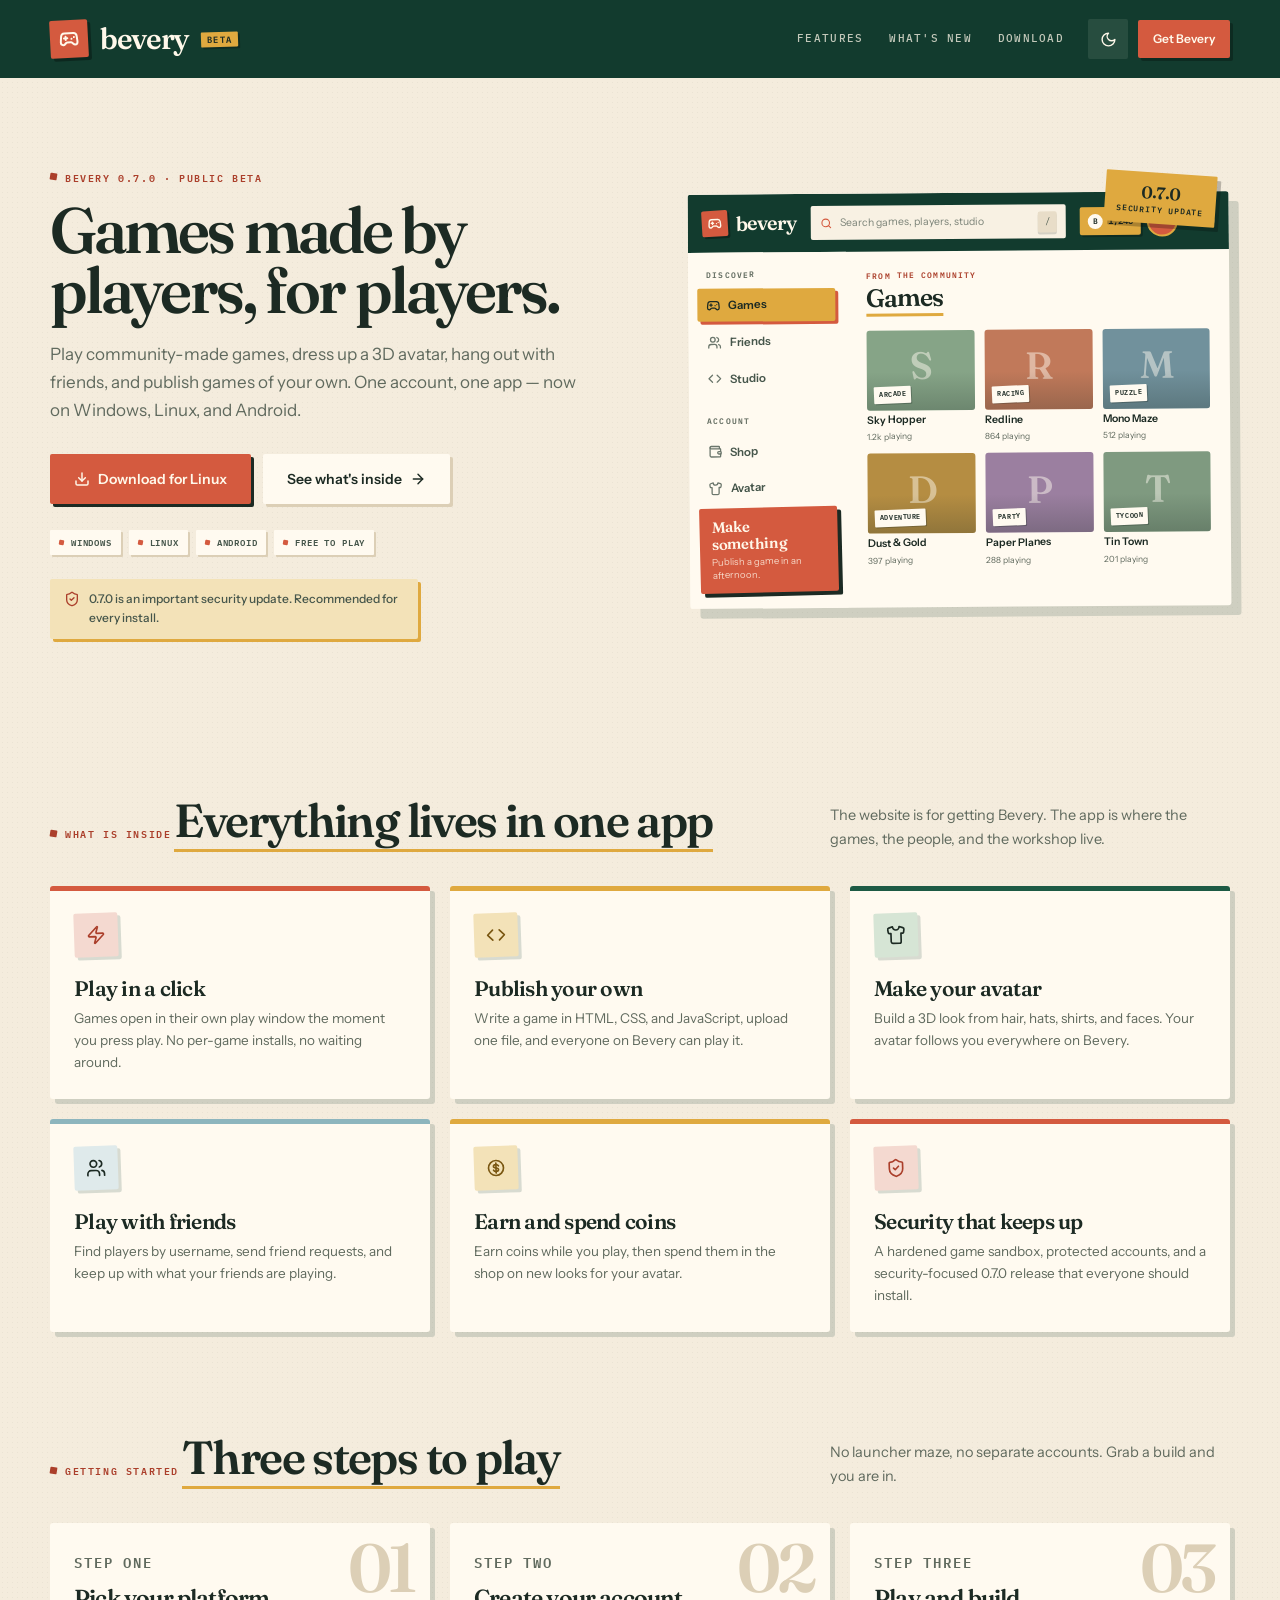
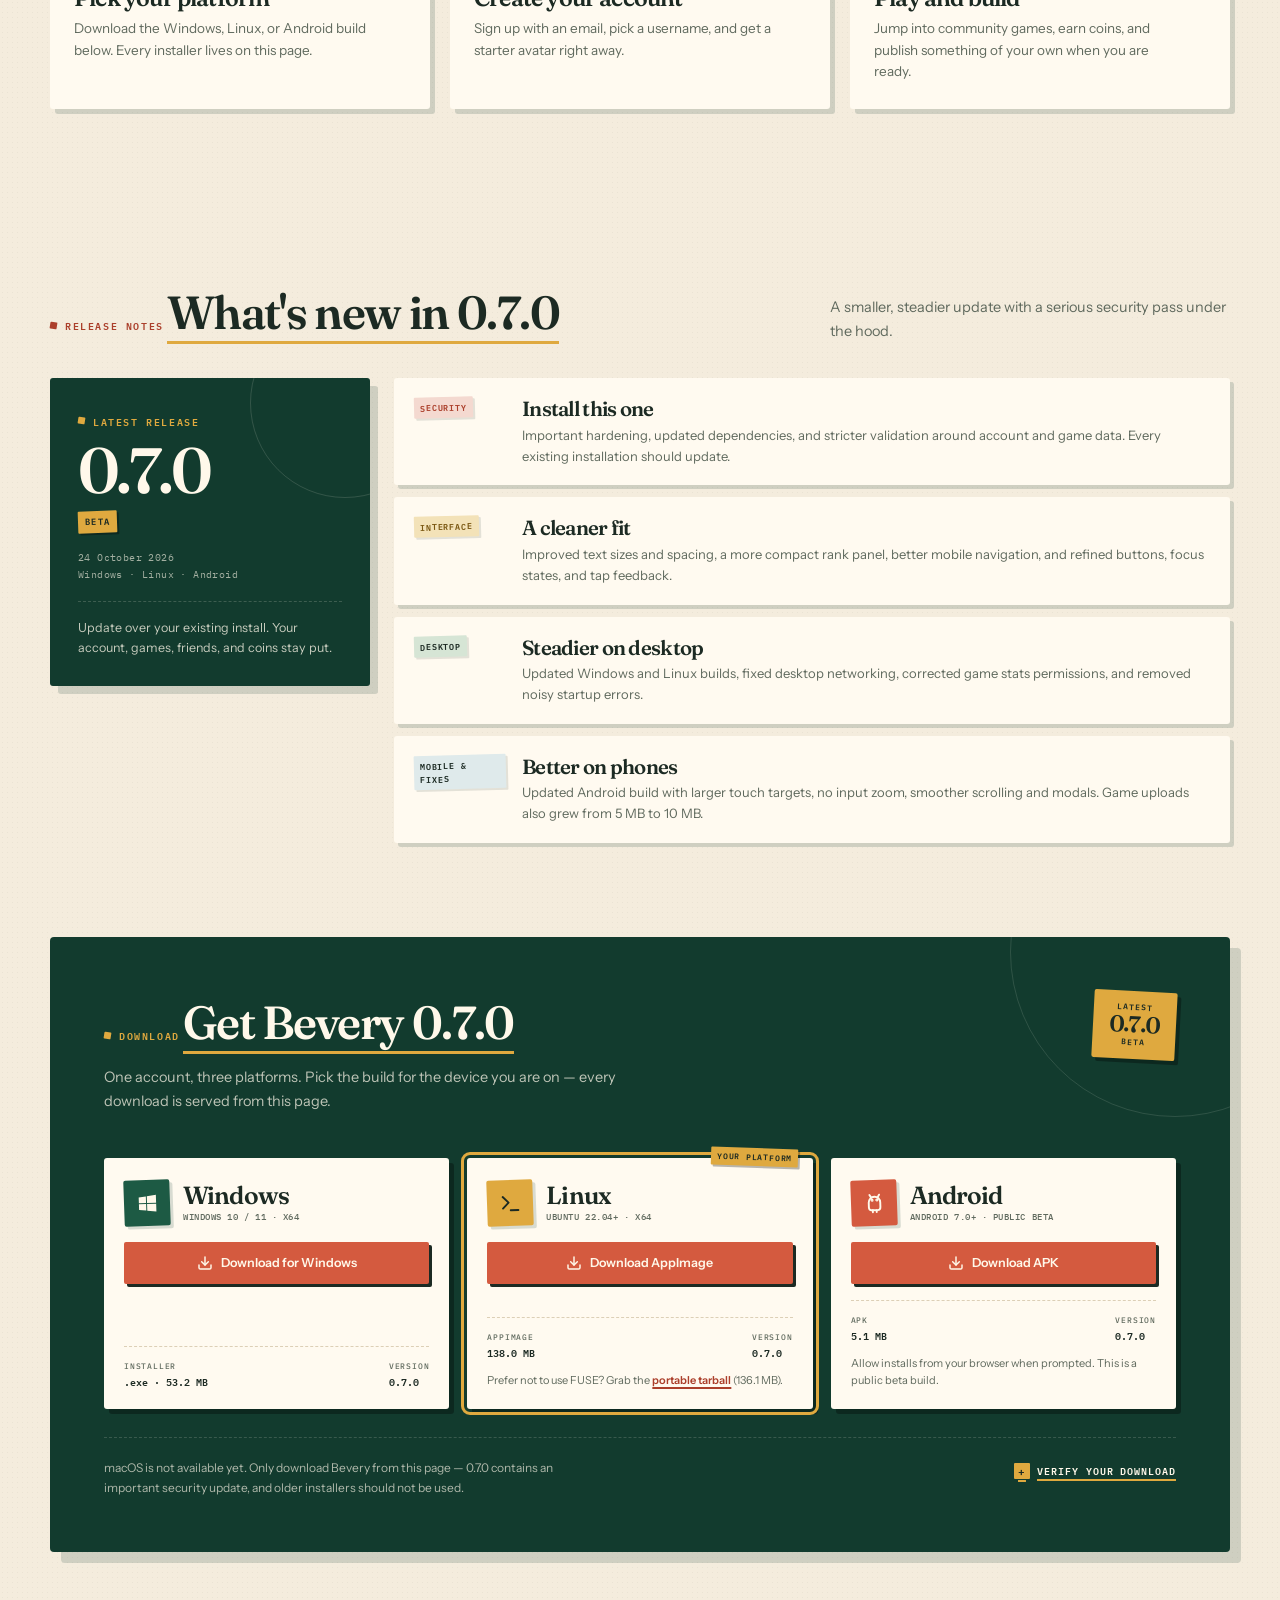
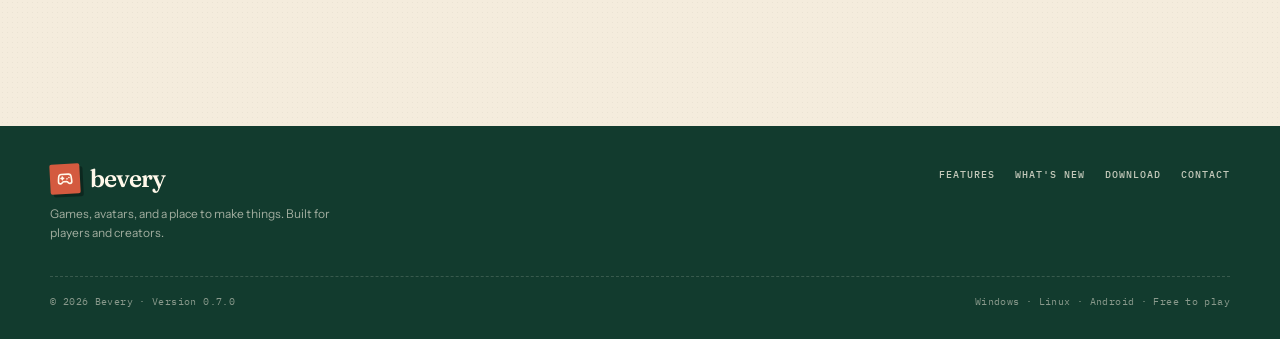
<file: index.html>
<!doctype html>
<html lang="en">
<head>
  <meta charset="utf-8" />
  <meta name="viewport" content="width=device-width, initial-scale=1" />
  <title>Bevery — Play and create</title>
  <meta name="description" content="Bevery is a place to play community games, build a 3D avatar, hang out with friends, and publish games of your own. Download 0.7.0 for Windows, Linux, or Android." />
  <meta name="theme-color" content="#123b2e" />
  <link rel="preconnect" href="https://fonts.googleapis.com" />
  <link rel="preconnect" href="https://fonts.gstatic.com" crossorigin />
  <!-- The same three typefaces the desktop and mobile app use. -->
  <link href="https://fonts.googleapis.com/css2?family=Fraunces:ital,opsz,wght@0,9..144,400..800;1,9..144,400..800&family=IBM+Plex+Mono:wght@400;500;600&family=Instrument+Sans:ital,wght@0,400..700;1,400..700&display=swap" rel="stylesheet" />
  <link rel="stylesheet" href="styles.css" />
  <link rel="icon" href="data:image/svg+xml,%3Csvg xmlns='http://www.w3.org/2000/svg' viewBox='0 0 24 24' fill='none' stroke='%23d45a3f' stroke-width='2.4' stroke-linecap='round' stroke-linejoin='round'%3E%3Cpath d='M6 11h4'/%3E%3Cpath d='M8 9v4'/%3E%3Cpath d='M15 12h.01'/%3E%3Cpath d='M18 10h.01'/%3E%3Cpath d='M17.32 5H6.68a4 4 0 0 0-3.978 3.59c-.006.052-.01.101-.017.152C2.604 9.416 2 14.456 2 16a3 3 0 0 0 3 3c1 0 1.5-.5 2-1l1.414-1.414A2 2 0 0 1 9.828 16h4.344a2 2 0 0 1 1.414.586L17 18c.5.5 1 1 2 1a3 3 0 0 0 3-3c0-1.545-.604-6.584-.685-7.258-.007-.05-.011-.1-.017-.152A4 4 0 0 0 17.32 5z'/%3E%3C/svg%3E" />
</head>
<body>

  <a class="skip-link" href="#main">Skip to content</a>

  <header class="site-header" id="siteHeader">
    <div class="container nav-row">
      <a class="brand" href="#top" aria-label="Bevery home">
        <span class="brand-mark" aria-hidden="true">
          <svg viewBox="0 0 24 24" fill="none" stroke="currentColor" stroke-width="2.4" stroke-linecap="round" stroke-linejoin="round">
            <path d="M6 11h4"/><path d="M8 9v4"/><path d="M15 12h.01"/><path d="M18 10h.01"/>
            <path d="M17.32 5H6.68a4 4 0 0 0-3.978 3.59c-.006.052-.01.101-.017.152C2.604 9.416 2 14.456 2 16a3 3 0 0 0 3 3c1 0 1.5-.5 2-1l1.414-1.414A2 2 0 0 1 9.828 16h4.344a2 2 0 0 1 1.414.586L17 18c.5.5 1 1 2 1a3 3 0 0 0 3-3c0-1.545-.604-6.584-.685-7.258-.007-.05-.011-.1-.017-.152A4 4 0 0 0 17.32 5z"/>
          </svg>
        </span>
        <span class="brand-word">bevery</span>
        <span class="brand-beta">beta</span>
      </a>
      <nav class="nav-links" aria-label="Main">
        <a href="#features">Features</a>
        <a href="#whats-new">What's new</a>
        <a href="#download">Download</a>
      </nav>
      <div class="nav-actions">
        <button class="theme-toggle" id="themeToggle" type="button" aria-label="Switch to dark theme" aria-pressed="false">
          <svg class="icon-moon" viewBox="0 0 24 24" fill="none" stroke="currentColor" stroke-width="2" stroke-linecap="round" stroke-linejoin="round" aria-hidden="true"><path d="M12 3a6 6 0 0 0 9 9 9 9 0 1 1-9-9Z"/></svg>
          <svg class="icon-sun" viewBox="0 0 24 24" fill="none" stroke="currentColor" stroke-width="2" stroke-linecap="round" stroke-linejoin="round" aria-hidden="true"><circle cx="12" cy="12" r="4"/><path d="M12 2v2"/><path d="M12 20v2"/><path d="m4.93 4.93 1.41 1.41"/><path d="m17.66 17.66 1.41 1.41"/><path d="M2 12h2"/><path d="M20 12h2"/><path d="m6.34 17.66-1.41 1.41"/><path d="m19.07 4.93-1.41 1.41"/></svg>
        </button>
        <a class="button button-coral nav-cta" href="#download">Get Bevery</a>
      </div>
    </div>
  </header>

  <main id="main">

    <section class="hero" id="top">
      <div class="container hero-grid">
        <div class="hero-copy">
          <p class="eyebrow">Bevery 0.7.0 · public beta</p>
          <h1>Games made by players, for players.</h1>
          <p class="lede">
            Play community-made games, dress up a 3D avatar, hang out with friends,
            and publish games of your own. One account, one app — now on Windows,
            Linux, and Android.
          </p>
          <div class="hero-actions">
            <a class="button button-coral button-lg" id="heroDownload" href="#download">
              <svg viewBox="0 0 24 24" fill="none" stroke="currentColor" stroke-width="2.2" stroke-linecap="round" stroke-linejoin="round" aria-hidden="true"><path d="M21 15v4a2 2 0 0 1-2 2H5a2 2 0 0 1-2-2v-4"/><polyline points="7 10 12 15 17 10"/><line x1="12" x2="12" y1="3" y2="15"/></svg>
              <span data-dl-label>Download Bevery</span>
            </a>
            <a class="button button-outline button-lg" href="#features">
              See what's inside
              <svg viewBox="0 0 24 24" fill="none" stroke="currentColor" stroke-width="2.2" stroke-linecap="round" stroke-linejoin="round" aria-hidden="true"><path d="M5 12h14"/><path d="m12 5 7 7-7 7"/></svg>
            </a>
          </div>
          <ul class="hero-meta" role="list">
            <li>Windows</li>
            <li>Linux</li>
            <li>Android</li>
            <li>Free to play</li>
          </ul>
          <p class="hero-security">
            <svg viewBox="0 0 24 24" fill="none" stroke="currentColor" stroke-width="2" stroke-linecap="round" stroke-linejoin="round" aria-hidden="true"><path d="M20 13c0 5-3.5 7.5-7.66 8.95a1 1 0 0 1-.67-.01C7.5 20.5 4 18 4 13V6a1 1 0 0 1 1-1c2 0 4.5-1.2 6.24-2.72a1.17 1.17 0 0 1 1.52 0C14.51 3.81 17 5 19 5a1 1 0 0 1 1 1z"/><path d="m9 12 2 2 4-4"/></svg>
            0.7.0 is an important security update. Recommended for every install.
          </p>
        </div>

        <div class="hero-shot" aria-hidden="true">
          <span class="hero-sticker"><strong>0.7.0</strong>security update</span>
          <div class="app-window">
            <div class="win-top">
              <span class="win-brand">
                <span class="win-mark">
                  <svg viewBox="0 0 24 24" fill="none" stroke="currentColor" stroke-width="2.4" stroke-linecap="round" stroke-linejoin="round"><path d="M6 11h4"/><path d="M8 9v4"/><path d="M15 12h.01"/><path d="M18 10h.01"/><path d="M17.32 5H6.68a4 4 0 0 0-3.978 3.59c-.006.052-.01.101-.017.152C2.604 9.416 2 14.456 2 16a3 3 0 0 0 3 3c1 0 1.5-.5 2-1l1.414-1.414A2 2 0 0 1 9.828 16h4.344a2 2 0 0 1 1.414.586L17 18c.5.5 1 1 2 1a3 3 0 0 0 3-3c0-1.545-.604-6.584-.685-7.258-.007-.05-.011-.1-.017-.152A4 4 0 0 0 17.32 5z"/></svg>
                </span>
                bevery
              </span>
              <span class="win-search">
                <svg viewBox="0 0 24 24" fill="none" stroke="currentColor" stroke-width="2" stroke-linecap="round" stroke-linejoin="round"><circle cx="11" cy="11" r="7"/><path d="m20 20-3.5-3.5"/></svg>
                Search games, players, studio
                <kbd>/</kbd>
              </span>
              <span class="win-actions">
                <span class="win-coin"><i>B</i> 1,240</span>
                <span class="win-avatar">M</span>
                <span class="win-controls"><i></i><i></i><i></i></span>
              </span>
            </div>
            <div class="win-body">
              <div class="win-sidebar">
                <p class="win-label">Discover</p>
                <span class="win-item is-active">
                  <svg viewBox="0 0 24 24" fill="none" stroke="currentColor" stroke-width="2.2" stroke-linecap="round" stroke-linejoin="round"><path d="M6 11h4"/><path d="M8 9v4"/><path d="M15 12h.01"/><path d="M18 10h.01"/><path d="M17.32 5H6.68a4 4 0 0 0-3.978 3.59c-.006.052-.01.101-.017.152C2.604 9.416 2 14.456 2 16a3 3 0 0 0 3 3c1 0 1.5-.5 2-1l1.414-1.414A2 2 0 0 1 9.828 16h4.344a2 2 0 0 1 1.414.586L17 18c.5.5 1 1 2 1a3 3 0 0 0 3-3c0-1.545-.604-6.584-.685-7.258-.007-.05-.011-.1-.017-.152A4 4 0 0 0 17.32 5z"/></svg>
                  Games
                </span>
                <span class="win-item">
                  <svg viewBox="0 0 24 24" fill="none" stroke="currentColor" stroke-width="2.2" stroke-linecap="round" stroke-linejoin="round"><path d="M16 21v-2a4 4 0 0 0-4-4H6a4 4 0 0 0-4 4v2"/><circle cx="9" cy="7" r="4"/><path d="M22 21v-2a4 4 0 0 0-3-3.87"/><path d="M16 3.13a4 4 0 0 1 0 7.75"/></svg>
                  Friends
                </span>
                <span class="win-item">
                  <svg viewBox="0 0 24 24" fill="none" stroke="currentColor" stroke-width="2.2" stroke-linecap="round" stroke-linejoin="round"><polyline points="16 18 22 12 16 6"/><polyline points="8 6 2 12 8 18"/></svg>
                  Studio
                </span>
                <p class="win-label win-label-gap">Account</p>
                <span class="win-item">
                  <svg viewBox="0 0 24 24" fill="none" stroke="currentColor" stroke-width="2.2" stroke-linecap="round" stroke-linejoin="round"><path d="M19 7V4a1 1 0 0 0-1-1H5a2 2 0 0 0 0 4h15a1 1 0 0 1 1 1v4h-3a2 2 0 0 0 0 4h3a1 1 0 0 0 1-1v-2a1 1 0 0 0-1-1"/><path d="M3 5v14a2 2 0 0 0 2 2h15a1 1 0 0 0 1-1v-4"/></svg>
                  Shop
                </span>
                <span class="win-item">
                  <svg viewBox="0 0 24 24" fill="none" stroke="currentColor" stroke-width="2.2" stroke-linecap="round" stroke-linejoin="round"><path d="M20.38 3.46 16 2a4 4 0 0 1-8 0L3.62 3.46a2 2 0 0 0-1.34 2.23l.58 3.47a1 1 0 0 0 .99.84H6v10c0 1.1.9 2 2 2h8a2 2 0 0 0 2-2V10h2.15a1 1 0 0 0 .99-.84l.58-3.47a2 2 0 0 0-1.34-2.23z"/></svg>
                  Avatar
                </span>
                <div class="win-promo">
                  <strong>Make something</strong>
                  <span>Publish a game in an afternoon.</span>
                </div>
              </div>
              <div class="win-main">
                <div class="win-heading">
                  <span class="win-eyebrow">From the community</span>
                  <strong>Games</strong>
                </div>
                <div class="win-grid">
                  <div class="win-card">
                    <div class="win-cover cover-0"><span class="win-letter">S</span><span class="win-tag">Arcade</span><span class="win-play">Play</span></div>
                    <strong>Sky Hopper</strong>
                    <span>1.2k playing</span>
                  </div>
                  <div class="win-card">
                    <div class="win-cover cover-1"><span class="win-letter">R</span><span class="win-tag">Racing</span><span class="win-play">Play</span></div>
                    <strong>Redline</strong>
                    <span>864 playing</span>
                  </div>
                  <div class="win-card">
                    <div class="win-cover cover-2"><span class="win-letter">M</span><span class="win-tag">Puzzle</span><span class="win-play">Play</span></div>
                    <strong>Mono Maze</strong>
                    <span>512 playing</span>
                  </div>
                  <div class="win-card">
                    <div class="win-cover cover-3"><span class="win-letter">D</span><span class="win-tag">Adventure</span><span class="win-play">Play</span></div>
                    <strong>Dust &amp; Gold</strong>
                    <span>397 playing</span>
                  </div>
                  <div class="win-card">
                    <div class="win-cover cover-4"><span class="win-letter">P</span><span class="win-tag">Party</span><span class="win-play">Play</span></div>
                    <strong>Paper Planes</strong>
                    <span>288 playing</span>
                  </div>
                  <div class="win-card">
                    <div class="win-cover cover-5"><span class="win-letter">T</span><span class="win-tag">Tycoon</span><span class="win-play">Play</span></div>
                    <strong>Tin Town</strong>
                    <span>201 playing</span>
                  </div>
                </div>
              </div>
            </div>
          </div>
        </div>
      </div>
    </section>

    <section class="section features" id="features">
      <div class="container">
        <div class="section-heading">
          <div>
            <p class="eyebrow">What is inside</p>
            <h2>Everything lives in one app</h2>
          </div>
          <p class="section-copy">
            The website is for getting Bevery. The app is where the games,
            the people, and the workshop live.
          </p>
        </div>
        <div class="features-grid">
          <article class="feature accent-coral">
            <span class="feature-icon">
              <svg viewBox="0 0 24 24" fill="none" stroke="currentColor" stroke-width="2" stroke-linecap="round" stroke-linejoin="round"><path d="M4 14a1 1 0 0 1-.78-1.63l9.9-10.2a.5.5 0 0 1 .86.46l-1.92 6.02A1 1 0 0 0 13 10h7a1 1 0 0 1 .78 1.63l-9.9 10.2a.5.5 0 0 1-.86-.46l1.92-6.02A1 1 0 0 0 11 14z"/></svg>
            </span>
            <h3>Play in a click</h3>
            <p>Games open in their own play window the moment you press play. No per-game installs, no waiting around.</p>
          </article>
          <article class="feature accent-gold">
            <span class="feature-icon">
              <svg viewBox="0 0 24 24" fill="none" stroke="currentColor" stroke-width="2" stroke-linecap="round" stroke-linejoin="round"><polyline points="16 18 22 12 16 6"/><polyline points="8 6 2 12 8 18"/></svg>
            </span>
            <h3>Publish your own</h3>
            <p>Write a game in HTML, CSS, and JavaScript, upload one file, and everyone on Bevery can play it.</p>
          </article>
          <article class="feature accent-pine">
            <span class="feature-icon">
              <svg viewBox="0 0 24 24" fill="none" stroke="currentColor" stroke-width="2" stroke-linecap="round" stroke-linejoin="round"><path d="M20.38 3.46 16 2a4 4 0 0 1-8 0L3.62 3.46a2 2 0 0 0-1.34 2.23l.58 3.47a1 1 0 0 0 .99.84H6v10c0 1.1.9 2 2 2h8a2 2 0 0 0 2-2V10h2.15a1 1 0 0 0 .99-.84l.58-3.47a2 2 0 0 0-1.34-2.23z"/></svg>
            </span>
            <h3>Make your avatar</h3>
            <p>Build a 3D look from hair, hats, shirts, and faces. Your avatar follows you everywhere on Bevery.</p>
          </article>
          <article class="feature accent-sky">
            <span class="feature-icon">
              <svg viewBox="0 0 24 24" fill="none" stroke="currentColor" stroke-width="2" stroke-linecap="round" stroke-linejoin="round"><path d="M16 21v-2a4 4 0 0 0-4-4H6a4 4 0 0 0-4 4v2"/><circle cx="9" cy="7" r="4"/><path d="M22 21v-2a4 4 0 0 0-3-3.87"/><path d="M16 3.13a4 4 0 0 1 0 7.75"/></svg>
            </span>
            <h3>Play with friends</h3>
            <p>Find players by username, send friend requests, and keep up with what your friends are playing.</p>
          </article>
          <article class="feature accent-gold">
            <span class="feature-icon">
              <svg viewBox="0 0 24 24" fill="none" stroke="currentColor" stroke-width="2" stroke-linecap="round" stroke-linejoin="round"><circle cx="12" cy="12" r="9"/><path d="M15 9.5a3.5 3.5 0 0 0-3-1.5c-1.7 0-3 1-3 2s1 1.7 3 2 3 1 3 2-1.3 2-3 2a3.5 3.5 0 0 1-3-1.5"/><path d="M12 6v12"/></svg>
            </span>
            <h3>Earn and spend coins</h3>
            <p>Earn coins while you play, then spend them in the shop on new looks for your avatar.</p>
          </article>
          <article class="feature accent-coral">
            <span class="feature-icon">
              <svg viewBox="0 0 24 24" fill="none" stroke="currentColor" stroke-width="2" stroke-linecap="round" stroke-linejoin="round"><path d="M20 13c0 5-3.5 7.5-7.66 8.95a1 1 0 0 1-.67-.01C7.5 20.5 4 18 4 13V6a1 1 0 0 1 1-1c2 0 4.5-1.2 6.24-2.72a1.17 1.17 0 0 1 1.52 0C14.51 3.81 17 5 19 5a1 1 0 0 1 1 1z"/><path d="m9 12 2 2 4-4"/></svg>
            </span>
            <h3>Security that keeps up</h3>
            <p>A hardened game sandbox, protected accounts, and a security-focused 0.7.0 release that everyone should install.</p>
          </article>
        </div>
      </div>
    </section>

    <section class="section steps">
      <div class="container">
        <div class="section-heading">
          <div>
            <p class="eyebrow">Getting started</p>
            <h2>Three steps to play</h2>
          </div>
          <p class="section-copy">No launcher maze, no separate accounts. Grab a build and you are in.</p>
        </div>
        <div class="steps-grid">
          <div class="step">
            <span class="step-num" aria-hidden="true">01</span>
            <p class="step-label">Step one</p>
            <h3>Pick your platform</h3>
            <p>Download the Windows, Linux, or Android build below. Every installer lives on this page.</p>
          </div>
          <div class="step">
            <span class="step-num" aria-hidden="true">02</span>
            <p class="step-label">Step two</p>
            <h3>Create your account</h3>
            <p>Sign up with an email, pick a username, and get a starter avatar right away.</p>
          </div>
          <div class="step">
            <span class="step-num" aria-hidden="true">03</span>
            <p class="step-label">Step three</p>
            <h3>Play and build</h3>
            <p>Jump into community games, earn coins, and publish something of your own when you are ready.</p>
          </div>
        </div>
      </div>
    </section>

    <section class="section whats-new" id="whats-new">
      <div class="container">
        <div class="section-heading">
          <div>
            <p class="eyebrow">Release notes</p>
            <h2>What's new in 0.7.0</h2>
          </div>
          <p class="section-copy">A smaller, steadier update with a serious security pass under the hood.</p>
        </div>
        <div class="news-grid">
          <aside class="release-card">
            <p class="eyebrow">Latest release</p>
            <p class="release-version">0.7.0</p>
            <span class="release-status">Beta</span>
            <p class="release-date">24 October 2026<br />Windows · Linux · Android</p>
            <p class="release-note">Update over your existing install. Your account, games, friends, and coins stay put.</p>
          </aside>
          <div class="notes">
            <article class="note">
              <span class="note-tag tag-coral">Security</span>
              <div>
                <h3>Install this one</h3>
                <p>Important hardening, updated dependencies, and stricter validation around account and game data. Every existing installation should update.</p>
              </div>
            </article>
            <article class="note">
              <span class="note-tag tag-gold">Interface</span>
              <div>
                <h3>A cleaner fit</h3>
                <p>Improved text sizes and spacing, a more compact rank panel, better mobile navigation, and refined buttons, focus states, and tap feedback.</p>
              </div>
            </article>
            <article class="note">
              <span class="note-tag tag-pine">Desktop</span>
              <div>
                <h3>Steadier on desktop</h3>
                <p>Updated Windows and Linux builds, fixed desktop networking, corrected game stats permissions, and removed noisy startup errors.</p>
              </div>
            </article>
            <article class="note">
              <span class="note-tag tag-sky">Mobile &amp; fixes</span>
              <div>
                <h3>Better on phones</h3>
                <p>Updated Android build with larger touch targets, no input zoom, smoother scrolling and modals. Game uploads also grew from 5 MB to 10 MB.</p>
              </div>
            </article>
          </div>
        </div>
      </div>
    </section>

    <section class="section download" id="download">
      <div class="container">
        <div class="download-panel">
          <div class="download-head">
            <div>
              <p class="eyebrow">Download</p>
              <h2>Get Bevery 0.7.0</h2>
              <p>One account, three platforms. Pick the build for the device you are on — every download is served from this page.</p>
            </div>
            <span class="release-stamp">Latest<strong>0.7.0</strong>beta</span>
          </div>

          <div class="platform-grid">
            <article class="platform-card" data-platform="windows" aria-labelledby="platform-windows">
              <span class="platform-badge" data-rec hidden>Your platform</span>
              <div class="platform-head">
                <span class="platform-icon icon-win" aria-hidden="true">
                  <svg viewBox="0 0 24 24" fill="currentColor"><path d="M3 5.5 10.5 4.6v6.9H3zM11.5 4.5 21 3.2v8.3h-9.5zM3 12.5h7.5v6.9L3 18.5zM11.5 12.5H21v8.3l-9.5-1.3z"/></svg>
                </span>
                <div>
                  <h3 id="platform-windows">Windows</h3>
                  <p>Windows 10 / 11 · x64</p>
                </div>
              </div>
              <a class="button button-coral platform-download" href="downloads/Bevery_0.7.0_x64-setup.exe" download>
                <svg viewBox="0 0 24 24" fill="none" stroke="currentColor" stroke-width="2.2" stroke-linecap="round" stroke-linejoin="round" aria-hidden="true"><path d="M21 15v4a2 2 0 0 1-2 2H5a2 2 0 0 1-2-2v-4"/><polyline points="7 10 12 15 17 10"/><line x1="12" x2="12" y1="3" y2="15"/></svg>
                Download for Windows
              </a>
              <div class="platform-meta">
                <span><em>Installer</em><strong>.exe · 53.2 MB</strong></span>
                <span><em>Version</em><strong>0.7.0</strong></span>
              </div>
            </article>

            <article class="platform-card" data-platform="linux" aria-labelledby="platform-linux">
              <span class="platform-badge" data-rec hidden>Your platform</span>
              <div class="platform-head">
                <span class="platform-icon icon-linux" aria-hidden="true">
                  <svg viewBox="0 0 24 24" fill="none" stroke="currentColor" stroke-width="2" stroke-linecap="round" stroke-linejoin="round"><polyline points="4 17 10 11 4 5"/><line x1="12" x2="20" y1="19" y2="19"/></svg>
                </span>
                <div>
                  <h3 id="platform-linux">Linux</h3>
                  <p>Ubuntu 22.04+ · x64</p>
                </div>
              </div>
              <a class="button button-coral platform-download" href="downloads/Bevery-0.7.0-x86_64.AppImage" download>
                <svg viewBox="0 0 24 24" fill="none" stroke="currentColor" stroke-width="2.2" stroke-linecap="round" stroke-linejoin="round" aria-hidden="true"><path d="M21 15v4a2 2 0 0 1-2 2H5a2 2 0 0 1-2-2v-4"/><polyline points="7 10 12 15 17 10"/><line x1="12" x2="12" y1="3" y2="15"/></svg>
                Download AppImage
              </a>
              <div class="platform-meta">
                <span><em>AppImage</em><strong>138.0 MB</strong></span>
                <span><em>Version</em><strong>0.7.0</strong></span>
              </div>
              <p class="platform-extra">
                Prefer not to use FUSE? Grab the <a href="downloads/Bevery-0.7.0-linux-x64.tar.gz" download>portable tarball</a> (136.1 MB).
              </p>
            </article>

            <article class="platform-card" data-platform="android" aria-labelledby="platform-android">
              <span class="platform-badge" data-rec hidden>Your platform</span>
              <div class="platform-head">
                <span class="platform-icon icon-android" aria-hidden="true">
                  <svg viewBox="0 0 24 24" fill="none" stroke="currentColor" stroke-width="2" stroke-linecap="round" stroke-linejoin="round"><path d="M6 11a6 6 0 0 1 12 0v5a3 3 0 0 1-3 3H9a3 3 0 0 1-3-3z"/><path d="m8.5 5.5-1.5-2.5"/><path d="m15.5 5.5 1.5-2.5"/><circle cx="9.5" cy="8.5" r=".6" fill="currentColor"/><circle cx="14.5" cy="8.5" r=".6" fill="currentColor"/><path d="M10 19v2"/><path d="M14 19v2"/></svg>
                </span>
                <div>
                  <h3 id="platform-android">Android</h3>
                  <p>Android 7.0+ · public beta</p>
                </div>
              </div>
              <a class="button button-coral platform-download" href="downloads/bevery-mobile-public-beta.apk" download>
                <svg viewBox="0 0 24 24" fill="none" stroke="currentColor" stroke-width="2.2" stroke-linecap="round" stroke-linejoin="round" aria-hidden="true"><path d="M21 15v4a2 2 0 0 1-2 2H5a2 2 0 0 1-2-2v-4"/><polyline points="7 10 12 15 17 10"/><line x1="12" x2="12" y1="3" y2="15"/></svg>
                Download APK
              </a>
              <div class="platform-meta">
                <span><em>APK</em><strong>5.1 MB</strong></span>
                <span><em>Version</em><strong>0.7.0</strong></span>
              </div>
              <p class="platform-extra">Allow installs from your browser when prompted. This is a public beta build.</p>
            </article>
          </div>

          <div class="download-foot">
            <p class="download-note">
              macOS is not available yet. Only download Bevery from this page — 0.7.0 contains an
              important security update, and older installers should not be used.
            </p>
            <details class="checksums">
              <summary>Verify your download</summary>
              <div class="checksum-list">
                <span class="checksum"><strong>Bevery_0.7.0_x64-setup.exe</strong><code>EFDA91F789141D337A2AA6CB390025E4254977D61EA9EC3F38608DA54938A695</code></span>
                <span class="checksum"><strong>Bevery-0.7.0-x86_64.AppImage</strong><code>96A7D58074269481C6F9B7E867C27C85CC3D6DD7F00B9285FA982DA046EDE8FE</code></span>
                <span class="checksum"><strong>Bevery-0.7.0-linux-x64.tar.gz</strong><code>E74462CFDAA35052F7A29CE185EA4815859651B95FF526DD1BFBCDD6F37C4457</code></span>
                <span class="checksum"><strong>bevery-mobile-public-beta.apk</strong><code>D2E6F9978A5A8138B091AB24B38CF5315298A16C24E1D53759C7892D5FACE965</code></span>
              </div>
            </details>
          </div>
        </div>
      </div>
    </section>

  </main>

  <footer class="site-footer">
    <div class="container footer-row">
      <div>
        <a class="footer-brand" href="#top">
          <span class="brand-mark" aria-hidden="true">
            <svg viewBox="0 0 24 24" fill="none" stroke="currentColor" stroke-width="2.4" stroke-linecap="round" stroke-linejoin="round">
              <path d="M6 11h4"/><path d="M8 9v4"/><path d="M15 12h.01"/><path d="M18 10h.01"/>
              <path d="M17.32 5H6.68a4 4 0 0 0-3.978 3.59c-.006.052-.01.101-.017.152C2.604 9.416 2 14.456 2 16a3 3 0 0 0 3 3c1 0 1.5-.5 2-1l1.414-1.414A2 2 0 0 1 9.828 16h4.344a2 2 0 0 1 1.414.586L17 18c.5.5 1 1 2 1a3 3 0 0 0 3-3c0-1.545-.604-6.584-.685-7.258-.007-.05-.011-.1-.017-.152A4 4 0 0 0 17.32 5z"/>
            </svg>
          </span>
          bevery
        </a>
        <p class="footer-tagline">Games, avatars, and a place to make things. Built for players and creators.</p>
      </div>
      <nav class="footer-links" aria-label="Footer">
        <a href="#features">Features</a>
        <a href="#whats-new">What's new</a>
        <a href="#download">Download</a>
        <a href="mailto:hey@bevery.app">Contact</a>
      </nav>
      <div class="footer-bottom">
        <span>&copy; <span id="year">2026</span> Bevery · Version 0.7.0</span>
        <span>Windows · Linux · Android · Free to play</span>
      </div>
    </div>
  </footer>

  <script src="script.js"></script>
</body>
</html>
</file>
<file: styles.css>
/* ==========================================================================
   BEVERY — FIELD NOTES
   The website now speaks the same language as the app: warm stock paper,
   forest ink, persimmon and marigold, flat colour, hard shadows, square-ish
   corners, Fraunces display type, Instrument Sans for UI, Plex Mono for notes.
   ========================================================================== */

:root {
  color-scheme: light;

  --font-display: 'Fraunces', Georgia, 'Times New Roman', serif;
  --font-ui: 'Instrument Sans', 'Segoe UI', sans-serif;
  --font-mono: 'IBM Plex Mono', ui-monospace, Consolas, monospace;

  --paper: #f4ecdd;
  --paper-2: #e8ddc8;
  --paper-3: #dccfb6;
  --surface: #fffaf0;
  --surface-2: #eee4d1;
  --ink: #1c2a23;
  --ink-soft: #46564b;
  --muted: #606a5e;
  --on-dark: #fff8ea;
  --on-coral: #fff8ea;
  --grain: rgba(28, 42, 35, 0.045);

  --pine: #1d5a44;
  --pine-deep: #123b2e;
  --pine-soft: #d6e5d5;
  --coral: #d45a3f;
  --coral-deep: #ab3f2b;
  --coral-soft: #f4d9d0;
  --coral-text: #ab3f2b;
  --gold: #dfa93f;
  --gold-deep: #a97a1e;
  --gold-soft: #f3e2b8;
  --gold-ink: #7a5712;
  --sky: #8db5bd;
  --sky-soft: #dfeaeb;

  --shadow-color: rgba(18, 59, 46, 0.16);
  --container: 1180px;
}

html[data-theme='dark'] {
  color-scheme: dark;

  --paper: #111915;
  --paper-2: #0b120e;
  --paper-3: #26352c;
  --surface: #1a251f;
  --surface-2: #243129;
  --ink: #f1eadb;
  --ink-soft: #c5d0c3;
  --muted: #94a397;
  --on-dark: #fff8ea;
  --on-coral: #1c2a23;
  --grain: rgba(241, 234, 219, 0.035);

  --pine: #2d6a51;
  --pine-deep: #0b130f;
  --pine-soft: #2a4638;
  --coral: #ec7454;
  --coral-deep: #f09277;
  --coral-soft: #432b24;
  --coral-text: #f09277;
  --gold: #e8bb58;
  --gold-deep: #f0cb7d;
  --gold-soft: #3c3320;
  --gold-ink: #f0cb7d;
  --sky: #86aeb6;
  --sky-soft: #253b3e;

  --shadow-color: rgba(0, 0, 0, 0.38);
}

*,
*::before,
*::after { box-sizing: border-box; }

html {
  scroll-behavior: smooth;
  background: var(--paper);
}

body {
  margin: 0;
  min-height: 100vh;
  color: var(--ink);
  background-color: var(--paper);
  background-image: radial-gradient(var(--grain) 0.65px, transparent 0.8px);
  background-size: 5px 5px;
  font-family: var(--font-ui);
  font-size: 16px;
  line-height: 1.5;
  font-synthesis: none;
  text-rendering: optimizeLegibility;
  -webkit-font-smoothing: antialiased;
}

img, svg { display: block; }
a { color: inherit; text-decoration: none; }
h1, h2, h3, p, ul, figure { margin: 0; }
ul { padding: 0; list-style: none; }
button { font: inherit; color: inherit; }
code, kbd { font-family: var(--font-mono); }

::selection { background: var(--gold); color: #17241e; }

a:focus-visible,
button:focus-visible,
summary:focus-visible {
  outline: 2px solid var(--coral);
  outline-offset: 3px;
}

section[id] { scroll-margin-top: 96px; }

.container {
  width: min(var(--container), calc(100% - 48px));
  margin: 0 auto;
}

.skip-link {
  position: absolute;
  top: -64px;
  left: 16px;
  z-index: 100;
  padding: 10px 14px;
  border-radius: 2px;
  background: var(--gold);
  color: #1c2a23;
  font-family: var(--font-mono);
  font-size: 11px;
  font-weight: 600;
  letter-spacing: 0.08em;
  text-transform: uppercase;
  box-shadow: 3px 3px 0 var(--ink);
  transition: top 0.15s ease;
}
.skip-link:focus { top: 12px; }

/* ---------- type ---------- */

h1, h2, h3 {
  font-family: var(--font-display);
  font-weight: 600;
  letter-spacing: -0.035em;
}

h1 {
  font-size: clamp(2.7rem, 5.2vw, 4rem);
  line-height: 0.94;
  letter-spacing: -0.045em;
}

h2 {
  font-size: clamp(2rem, 3.8vw, 2.9rem);
  line-height: 1.02;
}

.eyebrow {
  display: inline-flex;
  align-items: center;
  gap: 8px;
  color: var(--coral-text);
  font-family: var(--font-mono);
  font-size: 10px;
  font-weight: 600;
  letter-spacing: 0.16em;
  line-height: 1.4;
  text-transform: uppercase;
}
.eyebrow::before {
  width: 7px;
  height: 7px;
  flex: 0 0 auto;
  border-radius: 1px;
  background: currentColor;
  transform: rotate(9deg);
  content: '';
}

/* ---------- buttons ---------- */

.button {
  display: inline-flex;
  min-height: 42px;
  align-items: center;
  justify-content: center;
  gap: 8px;
  padding: 0 18px;
  border: 0;
  border-radius: 2px;
  background: var(--surface-2);
  color: var(--ink);
  font-family: var(--font-ui);
  font-size: 13px;
  font-weight: 600;
  line-height: 1;
  cursor: pointer;
  box-shadow: 3px 3px 0 var(--shadow-color);
  transition: transform 0.14s ease, box-shadow 0.14s ease, background 0.15s ease;
}
.button:hover {
  transform: translate(-1px, -2px);
  box-shadow: 4px 5px 0 var(--shadow-color);
}
.button:active {
  transform: translate(1px, 1px);
  box-shadow: 2px 2px 0 var(--shadow-color);
}
.button svg { width: 16px; height: 16px; flex: none; }

.button-coral {
  background: var(--coral);
  color: var(--on-coral);
  box-shadow: 3px 3px 0 var(--ink);
}
.button-coral:hover {
  background: var(--coral-deep);
  color: var(--on-coral);
  box-shadow: 4px 5px 0 var(--ink);
}

.button-outline {
  background: var(--surface);
  color: var(--ink);
  box-shadow: 3px 3px 0 var(--paper-3);
}
.button-outline:hover {
  background: var(--gold-soft);
  box-shadow: 4px 5px 0 var(--gold-deep);
}

.button-lg {
  min-height: 50px;
  padding: 0 24px;
  font-size: 14px;
}

/* ---------- header ---------- */

.site-header {
  position: sticky;
  top: 0;
  z-index: 50;
  background: var(--pine-deep);
  color: var(--on-dark);
  transition: box-shadow 0.2s ease;
}
.site-header.is-scrolled { box-shadow: 0 5px 0 var(--shadow-color); }

.nav-row {
  display: flex;
  min-height: 78px;
  align-items: center;
  gap: 24px;
}

.brand {
  display: inline-flex;
  align-items: center;
  gap: 12px;
  margin-right: auto;
  color: var(--on-dark);
  font-family: var(--font-display);
  font-size: 1.85rem;
  font-weight: 600;
  letter-spacing: -0.045em;
  line-height: 1;
}

.brand-mark {
  display: grid;
  place-items: center;
  width: 38px;
  height: 38px;
  border-radius: 2px;
  background: var(--coral);
  color: var(--on-coral);
  box-shadow: 3px 3px 0 rgba(0, 0, 0, 0.32);
  transform: rotate(-3deg);
  transition: transform 0.18s ease;
}
.brand-mark svg { width: 20px; height: 20px; }
.brand:hover .brand-mark { transform: rotate(4deg); }

.brand-beta {
  padding: 3px 6px;
  border-radius: 1px;
  background: var(--gold);
  color: #1c2a23;
  font-family: var(--font-mono);
  font-size: 9px;
  font-weight: 600;
  letter-spacing: 0.14em;
  text-transform: uppercase;
  box-shadow: 2px 2px 0 rgba(0, 0, 0, 0.24);
  transform: rotate(-2deg);
}

.nav-links {
  display: flex;
  gap: 26px;
  color: rgba(255, 248, 234, 0.75);
  font-family: var(--font-mono);
  font-size: 10.5px;
  font-weight: 500;
  letter-spacing: 0.12em;
  text-transform: uppercase;
}
.nav-links a {
  padding: 4px 0;
  text-decoration: underline;
  text-decoration-color: transparent;
  text-decoration-thickness: 2px;
  text-underline-offset: 5px;
  transition: color 0.15s ease, text-decoration-color 0.15s ease;
}
.nav-links a:hover {
  color: var(--on-dark);
  text-decoration-color: var(--coral);
}

.nav-actions {
  display: flex;
  align-items: center;
  gap: 10px;
}

.theme-toggle {
  display: grid;
  place-items: center;
  width: 40px;
  height: 40px;
  padding: 0;
  border: 0;
  border-radius: 2px;
  background: rgba(255, 248, 234, 0.09);
  color: var(--on-dark);
  cursor: pointer;
  transition: background 0.15s ease, color 0.15s ease;
}
.theme-toggle:hover { background: var(--coral); color: #fff8ea; }
.theme-toggle svg { width: 17px; height: 17px; }
.theme-toggle .icon-sun { display: none; }
html[data-theme='dark'] .theme-toggle .icon-moon { display: none; }
html[data-theme='dark'] .theme-toggle .icon-sun { display: block; }

.nav-cta {
  min-height: 38px;
  padding: 0 15px;
  font-size: 12px;
  box-shadow: 3px 3px 0 rgba(0, 0, 0, 0.28);
}
.nav-cta:hover { box-shadow: 4px 4px 0 rgba(0, 0, 0, 0.32); }

/* ---------- hero ---------- */

.hero {
  padding: clamp(48px, 7vw, 84px) 0 clamp(40px, 5vw, 64px);
}

.hero-grid {
  display: grid;
  grid-template-columns: 1.03fr 0.97fr;
  gap: clamp(40px, 5vw, 68px);
  align-items: center;
}

.hero-copy .eyebrow { margin-bottom: 16px; }

.hero-copy h1 { margin-bottom: 20px; }

.lede {
  max-width: 48ch;
  color: var(--muted);
  font-size: 17px;
  line-height: 1.65;
}

.hero-actions {
  display: flex;
  flex-wrap: wrap;
  gap: 12px;
  margin-top: 30px;
}

.hero-meta {
  display: flex;
  flex-wrap: wrap;
  gap: 8px;
  margin-top: 26px;
}
.hero-meta li {
  display: inline-flex;
  align-items: center;
  gap: 7px;
  padding: 6px 9px;
  border-radius: 1px;
  background: var(--surface);
  color: var(--ink-soft);
  font-family: var(--font-mono);
  font-size: 9px;
  font-weight: 600;
  letter-spacing: 0.09em;
  text-transform: uppercase;
  box-shadow: 2px 2px 0 var(--paper-3);
}
.hero-meta li::before {
  width: 5px;
  height: 5px;
  border-radius: 1px;
  background: var(--coral);
  transform: rotate(9deg);
  content: '';
}

.hero-security {
  display: inline-flex;
  align-items: flex-start;
  gap: 9px;
  max-width: 46ch;
  margin-top: 24px;
  padding: 11px 14px;
  border-radius: 2px;
  background: var(--gold-soft);
  color: var(--ink-soft);
  font-size: 12px;
  font-weight: 500;
  line-height: 1.55;
  box-shadow: 3px 3px 0 var(--gold);
}
.hero-security svg {
  width: 16px;
  height: 16px;
  flex: none;
  margin-top: 1px;
  color: var(--coral-text);
}

/* ---------- app window mockup ---------- */

.hero-shot {
  position: relative;
  min-width: 0;
}

.hero-sticker {
  position: absolute;
  top: -20px;
  right: 14px;
  z-index: 3;
  display: grid;
  justify-items: center;
  gap: 1px;
  padding: 9px 12px;
  border-radius: 1px;
  background: var(--gold);
  color: #1c2a23;
  font-family: var(--font-mono);
  font-size: 8px;
  font-weight: 600;
  letter-spacing: 0.1em;
  line-height: 1.3;
  text-align: center;
  text-transform: uppercase;
  box-shadow: 4px 4px 0 rgba(0, 0, 0, 0.24);
  transform: rotate(4deg);
}
.hero-sticker strong {
  font-family: var(--font-display);
  font-size: 17px;
  font-weight: 600;
  letter-spacing: -0.03em;
}

.app-window {
  overflow: hidden;
  border-radius: 3px;
  background: var(--surface);
  box-shadow: 10px 10px 0 var(--shadow-color);
  transform: rotate(-0.4deg);
}

.win-top {
  display: grid;
  grid-template-columns: auto minmax(0, 1fr) auto;
  align-items: center;
  gap: 14px;
  padding: 12px 14px;
  background: var(--pine-deep);
  color: var(--on-dark);
}

.win-brand {
  display: inline-flex;
  align-items: center;
  gap: 8px;
  font-family: var(--font-display);
  font-size: 20px;
  font-weight: 600;
  letter-spacing: -0.045em;
  line-height: 1;
}

.win-mark {
  display: grid;
  place-items: center;
  width: 26px;
  height: 26px;
  border-radius: 2px;
  background: var(--coral);
  color: var(--on-coral);
  box-shadow: 2px 2px 0 rgba(0, 0, 0, 0.3);
  transform: rotate(-3deg);
}
.win-mark svg { width: 14px; height: 14px; }

.win-search {
  display: flex;
  min-width: 0;
  height: 34px;
  align-items: center;
  gap: 8px;
  padding: 0 9px;
  overflow: hidden;
  border-radius: 2px;
  background: #f8f1e3;
  color: #7b8378;
  font-size: 10.5px;
  white-space: nowrap;
}
.win-search svg { width: 13px; height: 13px; flex: none; color: var(--coral); }
.win-search > kbd {
  display: grid;
  place-items: center;
  width: 19px;
  height: 21px;
  margin-left: auto;
  border-radius: 2px;
  background: var(--paper-2);
  color: var(--ink-soft);
  font-size: 9px;
  box-shadow: 0 2px 0 rgba(28, 42, 35, 0.16);
}

.win-actions {
  display: flex;
  align-items: center;
  gap: 8px;
}

.win-coin {
  display: inline-flex;
  height: 28px;
  align-items: center;
  gap: 5px;
  padding: 0 8px;
  border-radius: 2px;
  background: var(--gold);
  color: #1c2a23;
  font-family: var(--font-mono);
  font-size: 9px;
  font-weight: 600;
  box-shadow: 2px 2px 0 rgba(0, 0, 0, 0.26);
}
.win-coin i {
  display: grid;
  place-items: center;
  width: 15px;
  height: 15px;
  border-radius: 50%;
  background: var(--surface);
  color: var(--ink);
  font-size: 8px;
  font-style: normal;
}

.win-avatar {
  display: grid;
  place-items: center;
  width: 27px;
  height: 27px;
  border-radius: 50%;
  background: var(--coral);
  color: var(--on-coral);
  font-family: var(--font-mono);
  font-size: 9px;
  font-weight: 600;
  box-shadow: 0 0 0 2px var(--gold);
}

.win-controls { display: flex; gap: 4px; margin-left: 2px; }
.win-controls i {
  width: 7px;
  height: 7px;
  border-radius: 50%;
  background: rgba(255, 248, 234, 0.32);
}

.win-body {
  display: grid;
  grid-template-columns: 158px minmax(0, 1fr);
  min-height: 330px;
}

.win-sidebar {
  display: flex;
  flex-direction: column;
  gap: 3px;
  padding: 16px 10px;
  background: var(--surface);
}

.win-label {
  margin: 0 8px 6px;
  color: var(--muted);
  font-family: var(--font-mono);
  font-size: 8px;
  font-weight: 600;
  letter-spacing: 0.14em;
  text-transform: uppercase;
}
.win-label-gap { margin-top: 16px; }

.win-item {
  display: flex;
  align-items: center;
  gap: 8px;
  padding: 8px 9px;
  border-radius: 2px;
  color: var(--ink-soft);
  font-size: 11.5px;
  font-weight: 600;
}
.win-item svg { width: 14px; height: 14px; flex: none; opacity: 0.8; }
.win-item.is-active {
  background: var(--gold);
  color: #1c2a23;
  box-shadow: 3px 3px 0 var(--coral);
  transform: translate(-1px, -1px);
}
.win-item.is-active svg { opacity: 1; }

.win-promo {
  display: grid;
  gap: 3px;
  margin-top: auto;
  padding: 11px 12px;
  border-radius: 2px;
  background: var(--coral);
  color: #fff8ea;
  box-shadow: 4px 4px 0 var(--ink);
  transform: rotate(-1deg);
}
.win-promo strong {
  font-family: var(--font-display);
  font-size: 15px;
  font-weight: 600;
  letter-spacing: -0.02em;
  line-height: 1.1;
}
.win-promo span { color: rgba(255, 248, 234, 0.78); font-size: 9.5px; line-height: 1.4; }

.win-main { min-width: 0; padding: 18px 20px 20px; }

.win-heading {
  display: grid;
  gap: 4px;
  margin-bottom: 14px;
}
.win-eyebrow {
  color: var(--coral-text);
  font-family: var(--font-mono);
  font-size: 8px;
  font-weight: 600;
  letter-spacing: 0.14em;
  text-transform: uppercase;
}
.win-heading strong {
  width: fit-content;
  padding-bottom: 3px;
  border-bottom: 3px solid var(--gold);
  font-family: var(--font-display);
  font-size: 25px;
  font-weight: 600;
  letter-spacing: -0.04em;
  line-height: 1;
}

.win-grid {
  display: grid;
  grid-template-columns: repeat(3, minmax(0, 1fr));
  gap: 10px;
}

.win-card { display: grid; min-width: 0; gap: 4px; }

.win-cover {
  position: relative;
  display: flex;
  aspect-ratio: 1.35;
  align-items: flex-end;
  justify-content: space-between;
  padding: 7px;
  overflow: hidden;
  border-radius: 3px;
  background: var(--cover, #8aa88b);
}
.win-cover::after {
  position: absolute;
  inset: 0;
  background: linear-gradient(180deg, rgba(28, 42, 35, 0) 52%, rgba(28, 42, 35, 0.24));
  content: '';
  pointer-events: none;
}
.cover-0 { --cover: #86a487; }
.cover-1 { --cover: #c1795a; }
.cover-2 { --cover: #71919c; }
.cover-3 { --cover: #b58d42; }
.cover-4 { --cover: #9b7fa0; }
.cover-5 { --cover: #7f9a80; }

.win-letter {
  position: absolute;
  inset: 0;
  display: grid;
  place-items: center;
  color: rgba(255, 250, 240, 0.48);
  font-family: var(--font-display);
  font-size: 38px;
  font-weight: 600;
  letter-spacing: -0.05em;
  transform: translateY(-4px);
}

.win-tag {
  position: relative;
  z-index: 1;
  max-width: calc(100% - 34px);
  padding: 3px 5px;
  overflow: hidden;
  border-radius: 1px;
  background: var(--surface);
  color: var(--ink);
  font-family: var(--font-mono);
  font-size: 7px;
  font-weight: 600;
  letter-spacing: 0.08em;
  text-overflow: ellipsis;
  text-transform: uppercase;
  white-space: nowrap;
  box-shadow: 1px 1px 0 rgba(28, 42, 35, 0.3);
  transform: rotate(-2deg);
}

.win-play {
  position: relative;
  z-index: 1;
  padding: 3px 5px;
  border-radius: 1px;
  background: var(--coral);
  color: #fff8ea;
  font-family: var(--font-mono);
  font-size: 7px;
  font-weight: 600;
  letter-spacing: 0.08em;
  text-transform: uppercase;
  opacity: 0;
  box-shadow: 1px 1px 0 rgba(28, 42, 35, 0.36);
  transform: translateY(3px);
  transition: opacity 0.16s ease, transform 0.16s ease;
}
.win-card:hover .win-play { opacity: 1; transform: translateY(0); }

.win-card strong {
  overflow: hidden;
  color: var(--ink);
  font-size: 10.5px;
  font-weight: 600;
  line-height: 1.2;
  text-overflow: ellipsis;
  white-space: nowrap;
}
.win-card > span { color: var(--muted); font-size: 8.5px; }

/* ---------- sections ---------- */

.section { padding: clamp(52px, 7vw, 86px) 0; }

.section-heading {
  display: flex;
  align-items: flex-end;
  justify-content: space-between;
  gap: 32px;
  margin-bottom: 34px;
}
.section-heading h2 {
  display: inline-block;
  width: fit-content;
  margin-top: 8px;
  padding-bottom: 5px;
  border-bottom: 3px solid var(--gold);
}
.section-copy {
  max-width: 40ch;
  color: var(--muted);
  font-size: 14.5px;
  line-height: 1.65;
}

/* ---------- features ---------- */

.features-grid {
  display: grid;
  grid-template-columns: repeat(3, minmax(0, 1fr));
  gap: 20px;
}

.feature {
  --accent: var(--gold);
  --accent-soft: var(--gold-soft);
  --accent-ink: var(--gold-deep);
  position: relative;
  display: flex;
  flex-direction: column;
  padding: 27px 24px 25px;
  border-radius: 3px;
  background: var(--surface);
  box-shadow: 5px 5px 0 var(--shadow-color);
  transition: transform 0.15s ease, box-shadow 0.15s ease;
}
.feature::before {
  position: absolute;
  top: 0;
  right: 0;
  left: 0;
  height: 5px;
  border-radius: 3px 3px 0 0;
  background: var(--accent);
  content: '';
}
.feature:hover {
  transform: translate(-1px, -3px);
  box-shadow: 7px 8px 0 var(--shadow-color);
}

.accent-coral { --accent: var(--coral); --accent-soft: var(--coral-soft); --accent-ink: var(--coral-text); }
.accent-gold { --accent: var(--gold); --accent-soft: var(--gold-soft); --accent-ink: var(--gold-ink); }
.accent-pine { --accent: var(--pine); --accent-soft: var(--pine-soft); --accent-ink: var(--ink); }
.accent-sky { --accent: var(--sky); --accent-soft: var(--sky-soft); --accent-ink: var(--ink); }

.feature-icon {
  display: grid;
  place-items: center;
  width: 44px;
  height: 44px;
  margin-bottom: 19px;
  border-radius: 2px;
  background: var(--accent-soft);
  color: var(--accent-ink);
  box-shadow: 3px 3px 0 var(--shadow-color);
  transform: rotate(-2deg);
}
.feature-icon svg { width: 20px; height: 20px; }

.feature h3 {
  margin-bottom: 8px;
  font-size: 1.32rem;
  line-height: 1.15;
}

.feature p {
  color: var(--muted);
  font-size: 13.5px;
  line-height: 1.62;
}

/* ---------- steps ---------- */

.steps { padding-top: 8px; }

.steps-grid {
  display: grid;
  grid-template-columns: repeat(3, minmax(0, 1fr));
  gap: 20px;
}

.step {
  position: relative;
  padding: 28px 24px 26px;
  overflow: hidden;
  border-radius: 3px;
  background: var(--surface);
  box-shadow: 5px 5px 0 var(--shadow-color);
}

.step-num {
  position: absolute;
  top: 10px;
  right: 16px;
  color: var(--paper-3);
  font-family: var(--font-display);
  font-size: 68px;
  font-weight: 600;
  letter-spacing: -0.05em;
  line-height: 1;
  pointer-events: none;
}

.step-label {
  position: relative;
  color: var(--coral-text);
  font-family: var(--font-mono);
  font-size: 9px;
  font-weight: 600;
  letter-spacing: 0.14em;
  text-transform: uppercase;
}

.step h3 {
  position: relative;
  margin: 12px 0 8px;
  font-size: 1.45rem;
  line-height: 1.1;
}

.step p {
  position: relative;
  max-width: 34ch;
  color: var(--muted);
  font-size: 13.5px;
  line-height: 1.6;
}

/* ---------- what's new ---------- */

.news-grid {
  display: grid;
  grid-template-columns: minmax(250px, 320px) minmax(0, 1fr);
  gap: 24px;
  align-items: start;
}

.release-card {
  position: relative;
  overflow: hidden;
  padding: 28px;
  border-radius: 3px;
  background: var(--pine-deep);
  color: var(--on-dark);
  box-shadow: 8px 8px 0 var(--shadow-color);
}
.release-card::after {
  position: absolute;
  top: -70px;
  right: -70px;
  width: 190px;
  height: 190px;
  border: 1px solid rgba(255, 248, 234, 0.14);
  border-radius: 50%;
  content: '';
  pointer-events: none;
}
.release-card .eyebrow { color: var(--gold); }

.release-version {
  margin: 12px 0 10px;
  font-family: var(--font-display);
  font-size: clamp(3.4rem, 5vw, 4.6rem);
  font-weight: 600;
  letter-spacing: -0.055em;
  line-height: 0.86;
}

.release-status {
  display: inline-flex;
  padding: 4px 7px;
  border-radius: 1px;
  background: var(--gold);
  color: #1c2a23;
  font-family: var(--font-mono);
  font-size: 9px;
  font-weight: 600;
  letter-spacing: 0.14em;
  text-transform: uppercase;
  box-shadow: 2px 2px 0 rgba(0, 0, 0, 0.3);
  transform: rotate(-2deg);
}

.release-date {
  margin-top: 16px;
  color: rgba(255, 248, 234, 0.62);
  font-family: var(--font-mono);
  font-size: 10px;
  letter-spacing: 0.04em;
  line-height: 1.7;
}

.release-note {
  margin-top: 18px;
  padding-top: 16px;
  border-top: 1px dashed rgba(255, 248, 234, 0.18);
  color: rgba(255, 248, 234, 0.76);
  font-size: 12.5px;
  line-height: 1.6;
}

.notes { display: grid; gap: 12px; }

.note {
  display: grid;
  grid-template-columns: 92px minmax(0, 1fr);
  gap: 16px;
  padding: 19px 20px;
  border-radius: 3px;
  background: var(--surface);
  box-shadow: 4px 4px 0 var(--shadow-color);
}

.note-tag {
  width: fit-content;
  height: fit-content;
  padding: 4px 6px;
  border-radius: 1px;
  font-family: var(--font-mono);
  font-size: 8.5px;
  font-weight: 600;
  letter-spacing: 0.1em;
  text-transform: uppercase;
  box-shadow: 2px 2px 0 rgba(28, 42, 35, 0.12);
  transform: rotate(-1.5deg);
}
.tag-coral { background: var(--coral-soft); color: var(--coral-deep); }
.tag-gold { background: var(--gold-soft); color: var(--gold-ink); }
.tag-pine { background: var(--pine-soft); color: var(--ink); }
.tag-sky { background: var(--sky-soft); color: var(--ink); }

.note h3 {
  margin-bottom: 4px;
  font-size: 1.28rem;
  line-height: 1.15;
}
.note p {
  color: var(--muted);
  font-size: 13px;
  line-height: 1.6;
}

/* ---------- download ---------- */

.download { padding-top: 8px; }

.download-panel {
  position: relative;
  overflow: hidden;
  padding: clamp(26px, 4.4vw, 54px);
  border-radius: 4px;
  background: var(--pine-deep);
  color: var(--on-dark);
  box-shadow: 11px 11px 0 var(--shadow-color);
}
.download-panel::before {
  position: absolute;
  top: -150px;
  right: -110px;
  width: 330px;
  height: 330px;
  border: 1px solid rgba(255, 248, 234, 0.12);
  border-radius: 50%;
  content: '';
  pointer-events: none;
}

.download-head,
.platform-grid,
.download-foot { position: relative; z-index: 1; }

.download-head {
  display: flex;
  align-items: flex-start;
  justify-content: space-between;
  gap: 28px;
  margin-bottom: 34px;
}
.download-head .eyebrow { color: var(--gold); }
.download-head h2 {
  display: inline-block;
  margin-top: 8px;
  padding-bottom: 5px;
  border-bottom: 3px solid var(--gold);
  color: var(--on-dark);
}
.download-head > div > p:last-child {
  max-width: 54ch;
  margin-top: 12px;
  color: rgba(255, 248, 234, 0.72);
  font-size: 14.5px;
  line-height: 1.65;
}

.release-stamp {
  display: grid;
  flex: none;
  justify-items: center;
  gap: 1px;
  padding: 11px 16px;
  border-radius: 2px;
  background: var(--gold);
  color: #1c2a23;
  font-family: var(--font-mono);
  font-size: 8px;
  font-weight: 600;
  letter-spacing: 0.14em;
  line-height: 1.3;
  text-align: center;
  text-transform: uppercase;
  box-shadow: 4px 4px 0 rgba(0, 0, 0, 0.32);
  transform: rotate(3deg);
}
.release-stamp strong {
  font-family: var(--font-display);
  font-size: 23px;
  font-weight: 600;
  letter-spacing: -0.03em;
  line-height: 1;
}

.platform-grid {
  display: grid;
  grid-template-columns: repeat(3, minmax(0, 1fr));
  gap: 18px;
  padding-top: 10px;
}

.platform-card {
  display: flex;
  flex-direction: column;
  gap: 16px;
  padding: 22px 20px 20px;
  border-radius: 3px;
  background: var(--surface);
  color: var(--ink);
  box-shadow: 5px 5px 0 rgba(0, 0, 0, 0.32);
  transition: transform 0.15s ease, box-shadow 0.15s ease;
}
.platform-card:hover {
  transform: translate(-2px, -4px);
  box-shadow: 7px 9px 0 var(--coral);
}
.platform-card.is-recommended { outline: 3px solid var(--gold); outline-offset: 3px; }

.platform-badge {
  position: absolute;
  top: -10px;
  right: 14px;
  padding: 3px 6px;
  border-radius: 1px;
  background: var(--gold);
  color: #1c2a23;
  font-family: var(--font-mono);
  font-size: 8px;
  font-weight: 600;
  letter-spacing: 0.1em;
  text-transform: uppercase;
  box-shadow: 2px 2px 0 rgba(0, 0, 0, 0.28);
  transform: rotate(2deg);
}
.platform-badge[hidden] { display: none; }
.platform-card { position: relative; }

.platform-head {
  display: flex;
  align-items: center;
  gap: 13px;
}

.platform-icon {
  display: grid;
  place-items: center;
  width: 46px;
  height: 46px;
  flex: none;
  border-radius: 2px;
  box-shadow: 3px 3px 0 var(--shadow-color);
  transform: rotate(-2deg);
}
.platform-icon svg { width: 23px; height: 23px; }
.icon-win { background: var(--pine); color: var(--on-dark); }
.icon-linux { background: var(--gold); color: #1c2a23; }
.icon-android { background: var(--coral); color: var(--on-coral); }

.platform-head h3 {
  margin: 0 0 2px;
  font-size: 1.55rem;
  line-height: 1.05;
}
.platform-head p {
  color: var(--muted);
  font-family: var(--font-mono);
  font-size: 9px;
  font-weight: 500;
  letter-spacing: 0.06em;
  text-transform: uppercase;
}

.platform-download {
  width: 100%;
  min-height: 42px;
  padding: 0 12px;
  font-size: 12.5px;
}

.platform-meta {
  display: flex;
  justify-content: space-between;
  gap: 10px;
  margin-top: auto;
  padding-top: 13px;
  border-top: 1px dashed var(--paper-3);
}
.platform-meta span { display: grid; gap: 2px; }
.platform-meta em {
  color: var(--muted);
  font-family: var(--font-mono);
  font-size: 8px;
  font-style: normal;
  font-weight: 500;
  letter-spacing: 0.1em;
  text-transform: uppercase;
}
.platform-meta strong {
  color: var(--ink);
  font-family: var(--font-mono);
  font-size: 10px;
  font-weight: 600;
}

.platform-extra {
  margin-top: -4px;
  color: var(--muted);
  font-size: 11px;
  line-height: 1.55;
}
.platform-extra a {
  color: var(--coral-text);
  font-weight: 600;
  text-decoration: underline;
  text-decoration-thickness: 1.5px;
  text-underline-offset: 3px;
}
.platform-extra a:hover { color: var(--coral); }

.download-foot {
  display: flex;
  align-items: flex-start;
  justify-content: space-between;
  gap: 28px;
  margin-top: 28px;
  padding-top: 20px;
  border-top: 1px dashed rgba(255, 248, 234, 0.16);
}
.download-note {
  max-width: 58ch;
  color: rgba(255, 248, 234, 0.66);
  font-size: 12px;
  line-height: 1.65;
}

.checksums { flex: none; max-width: 100%; }
.checksums summary {
  display: inline-flex;
  align-items: center;
  gap: 7px;
  color: var(--on-dark);
  font-family: var(--font-mono);
  font-size: 9.5px;
  font-weight: 600;
  letter-spacing: 0.1em;
  list-style: none;
  text-transform: uppercase;
  cursor: pointer;
  text-decoration: underline;
  text-decoration-color: var(--gold);
  text-decoration-thickness: 2px;
  text-underline-offset: 4px;
}
.checksums summary::-webkit-details-marker { display: none; }
.checksums summary::before {
  display: grid;
  place-items: center;
  width: 16px;
  height: 16px;
  border-radius: 1px;
  background: var(--gold);
  color: #1c2a23;
  font-size: 11px;
  line-height: 1;
  content: '+';
}
.checksums[open] summary::before { content: '–'; }

.checksum-list {
  display: grid;
  gap: 10px;
  margin-top: 14px;
  padding: 14px;
  border-radius: 2px;
  background: rgba(0, 0, 0, 0.18);
}
.checksum { display: grid; gap: 2px; }
.checksum strong {
  color: var(--gold);
  font-family: var(--font-mono);
  font-size: 8.5px;
  font-weight: 600;
}
.checksum code {
  color: rgba(255, 248, 234, 0.66);
  font-size: 8.5px;
  letter-spacing: 0.02em;
  overflow-wrap: anywhere;
}

/* ---------- footer ---------- */

.site-footer {
  margin-top: clamp(52px, 7vw, 88px);
  padding: 38px 0 30px;
  background: var(--pine-deep);
  color: var(--on-dark);
}

.footer-row {
  display: grid;
  grid-template-columns: minmax(0, 1fr) auto;
  gap: 24px 40px;
  align-items: start;
}

.footer-brand {
  display: inline-flex;
  align-items: center;
  gap: 10px;
  font-family: var(--font-display);
  font-size: 1.55rem;
  font-weight: 600;
  letter-spacing: -0.04em;
  line-height: 1;
}
.footer-brand .brand-mark { width: 30px; height: 30px; }
.footer-brand .brand-mark svg { width: 16px; height: 16px; }

.footer-tagline {
  max-width: 36ch;
  margin-top: 10px;
  color: rgba(255, 248, 234, 0.6);
  font-size: 12px;
  line-height: 1.6;
}

.footer-links {
  display: flex;
  flex-wrap: wrap;
  gap: 10px 20px;
  color: rgba(255, 248, 234, 0.75);
  font-family: var(--font-mono);
  font-size: 10px;
  font-weight: 500;
  letter-spacing: 0.1em;
  text-transform: uppercase;
}
.footer-links a {
  padding: 3px 0;
  text-decoration: underline;
  text-decoration-color: transparent;
  text-decoration-thickness: 2px;
  text-underline-offset: 4px;
  transition: color 0.15s ease, text-decoration-color 0.15s ease;
}
.footer-links a:hover {
  color: var(--on-dark);
  text-decoration-color: var(--gold);
}

.footer-bottom {
  display: flex;
  grid-column: 1 / -1;
  justify-content: space-between;
  gap: 10px 24px;
  flex-wrap: wrap;
  margin-top: 10px;
  padding-top: 18px;
  border-top: 1px dashed rgba(255, 248, 234, 0.16);
  color: rgba(255, 248, 234, 0.5);
  font-family: var(--font-mono);
  font-size: 9.5px;
  letter-spacing: 0.04em;
}

/* ---------- responsive ---------- */

@media (max-width: 1040px) {
  .hero-grid { grid-template-columns: 1fr; }
  .hero-copy { max-width: 680px; }
  .hero-shot { width: 100%; max-width: 660px; }
  .nav-links { display: none; }
}

@media (max-width: 980px) {
  .features-grid { grid-template-columns: repeat(2, minmax(0, 1fr)); }
  .news-grid { grid-template-columns: 1fr; }
  .platform-grid { grid-template-columns: repeat(2, minmax(0, 1fr)); }
}

@media (max-width: 760px) {
  .container { width: calc(100% - 40px); }

  .section-heading {
    flex-direction: column;
    align-items: flex-start;
    gap: 14px;
  }
  .section-copy { max-width: 60ch; }

  .features-grid,
  .steps-grid,
  .platform-grid { grid-template-columns: 1fr; }

  .download-head { flex-direction: column; }
  .release-stamp { align-self: flex-start; }

  .download-foot { flex-direction: column; }

  .footer-row { grid-template-columns: 1fr; }
  .footer-links { gap: 10px 18px; }
}

@media (max-width: 620px) {
  .nav-row { min-height: 70px; gap: 14px; }
  .brand-beta { display: none; }

  .hero { padding-top: 44px; }
  .hero-actions .button { width: 100%; }
  .hero-sticker {
    position: static;
    width: fit-content;
    margin: 0 0 10px auto;
    transform: rotate(2deg);
  }

  .win-top { grid-template-columns: 1fr auto; }
  .win-search { display: none; }
  .win-body { grid-template-columns: 1fr; }
  .win-sidebar {
    flex-direction: row;
    flex-wrap: wrap;
    align-items: center;
    gap: 4px;
    padding: 10px;
    border-bottom: 1px dashed var(--paper-3);
  }
  .win-label,
  .win-promo { display: none; }
  .win-item { padding: 6px 8px; font-size: 10px; }
  .win-item svg { width: 12px; height: 12px; }
  .win-grid { grid-template-columns: repeat(2, minmax(0, 1fr)); }
  .win-card:nth-child(n + 5) { display: none; }

  .note { grid-template-columns: 1fr; gap: 8px; }

  .download-panel { padding: 26px 20px; box-shadow: 7px 7px 0 var(--shadow-color); }

  .footer-bottom { flex-direction: column; }
}

@media (max-width: 420px) {
  .nav-row { gap: 10px; }
  .brand { gap: 8px; font-size: 1.55rem; }
  .brand-mark { width: 32px; height: 32px; }
  .brand-mark svg { width: 17px; height: 17px; }
  .theme-toggle { width: 36px; height: 36px; }
  .nav-cta { padding: 0 12px; font-size: 11px; }

  .hero-meta li { font-size: 8px; }
  .win-controls { display: none; }
  .win-main { padding: 14px; }
  .win-card strong { font-size: 9.5px; }
  .win-card > span { font-size: 8px; }
  .release-card { padding: 24px; }
  .platform-card { padding: 20px 18px 18px; }
}

@media (prefers-reduced-motion: reduce) {
  html { scroll-behavior: auto; }
  *,
  *::before,
  *::after {
    animation-duration: 0.01ms !important;
    animation-iteration-count: 1 !important;
    transition-duration: 0.01ms !important;
  }
}
</file>
